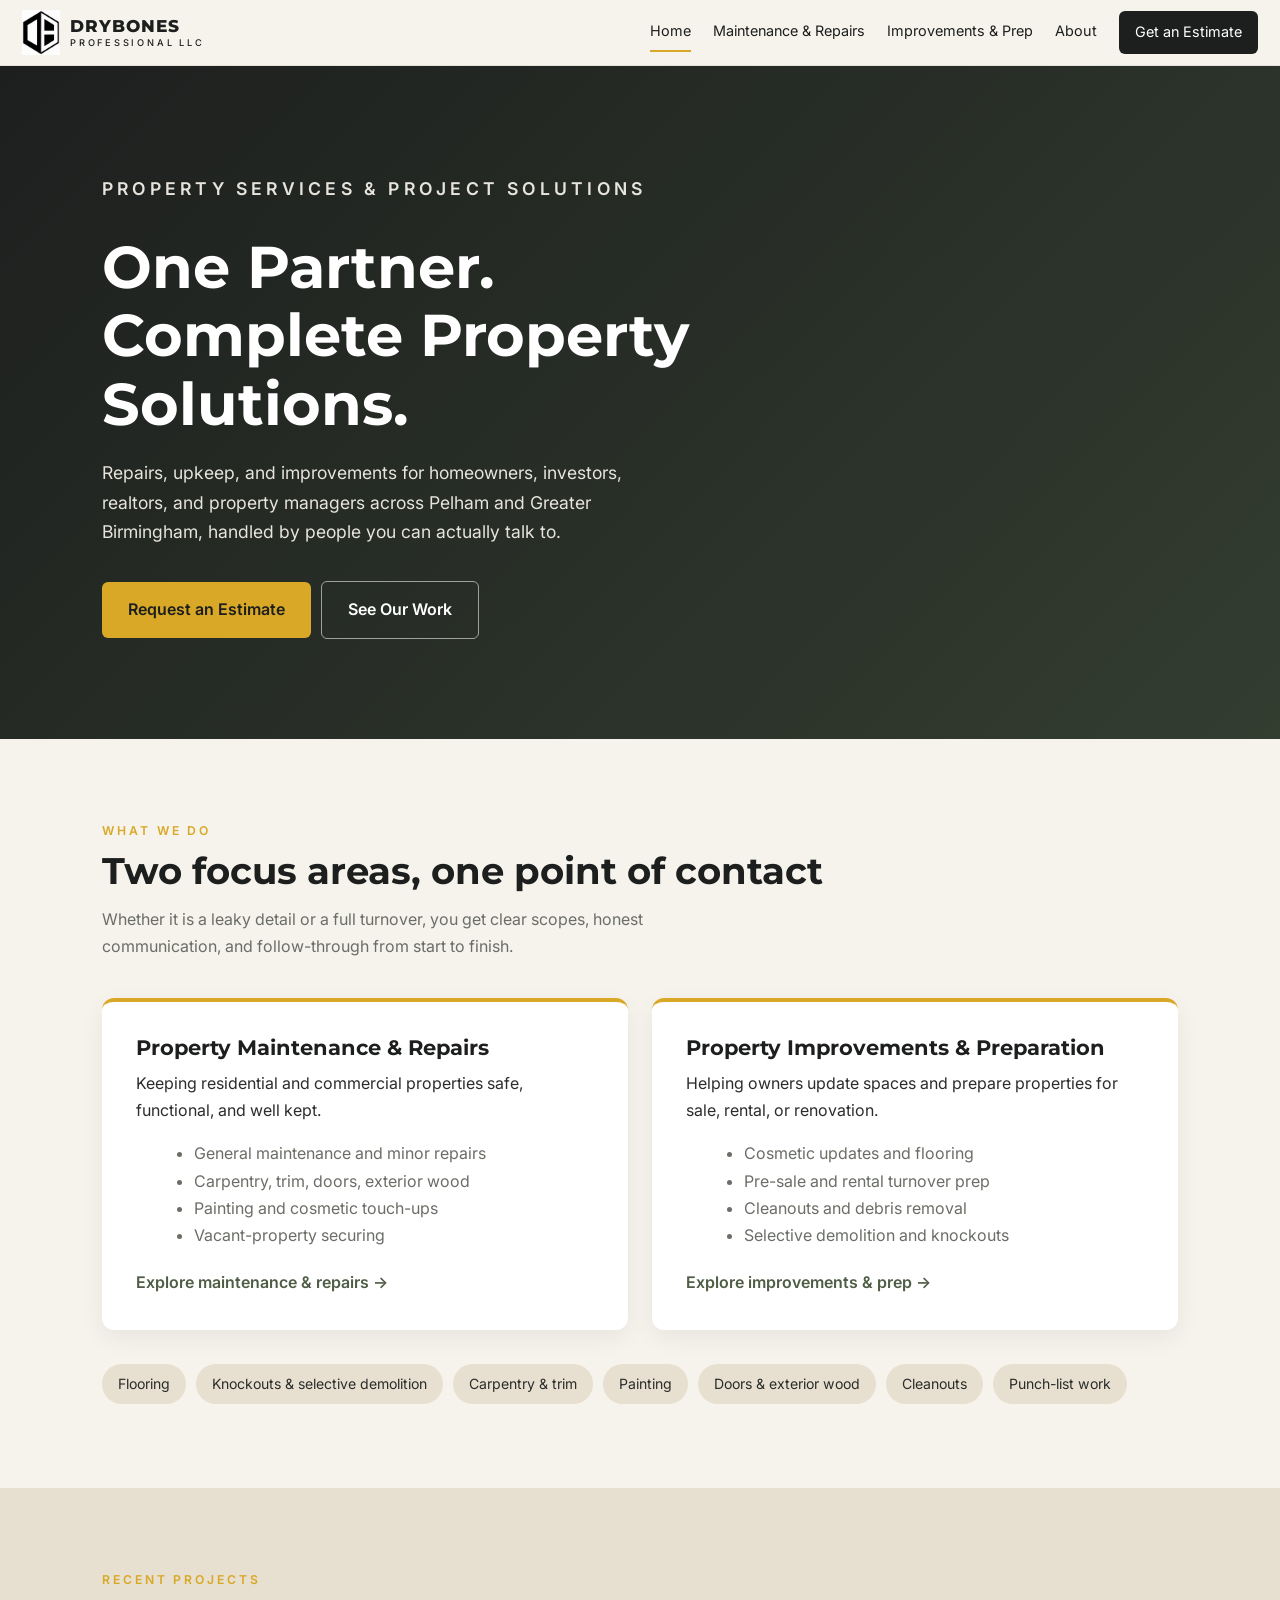
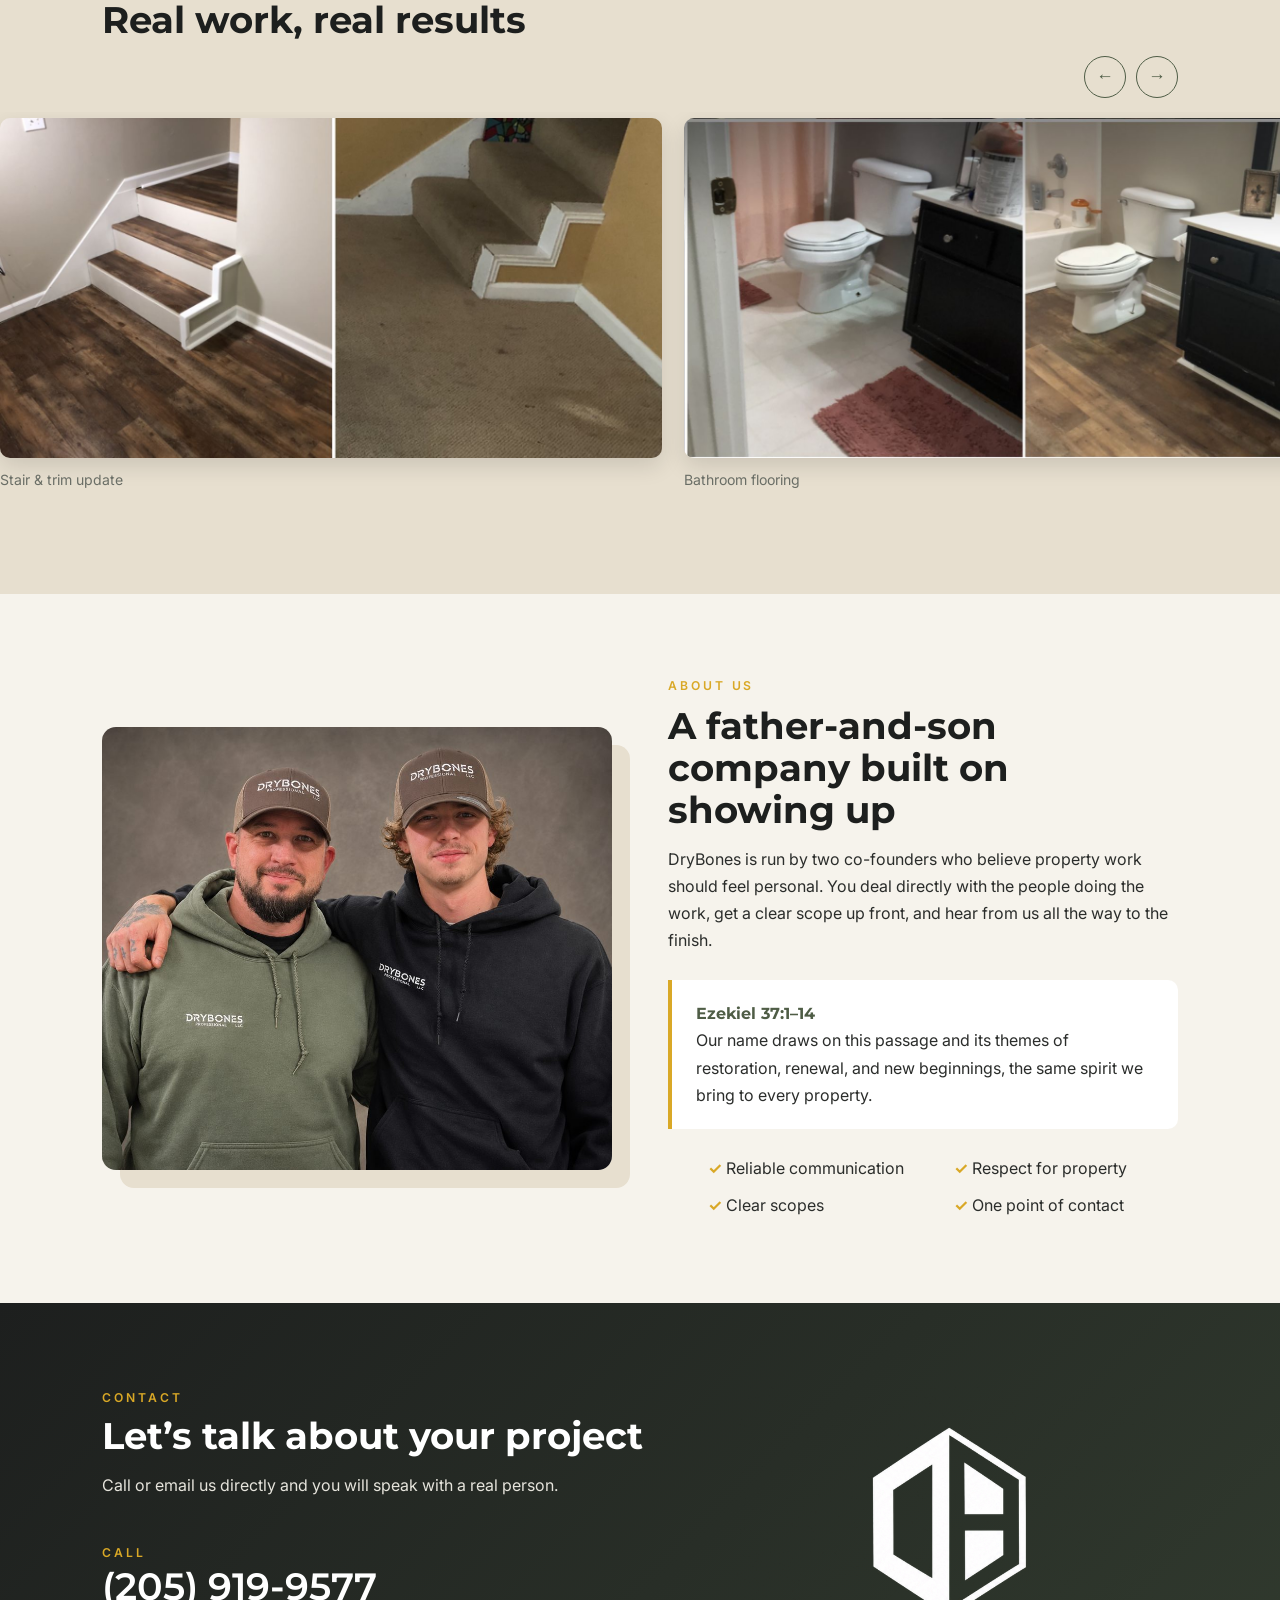
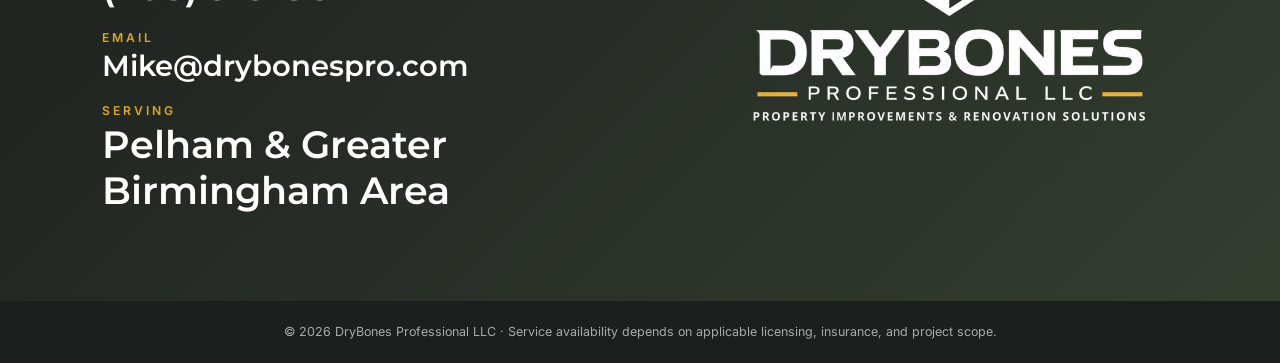
<file: index.html>
<!DOCTYPE html>
<html lang="en">
<head>
<meta charset="utf-8">
<meta name="viewport" content="width=device-width, initial-scale=1">
<title>DryBones Professional LLC | Property Maintenance, Repairs &amp; Improvements</title>
<meta name="description" content="DryBones Professional provides property maintenance, repairs, improvements, and preparation services across Pelham and Greater Birmingham.">
<link rel="icon" href="images/db-monogram.png">
<link rel="preconnect" href="https://fonts.googleapis.com"><link rel="preconnect" href="https://fonts.gstatic.com" crossorigin>
<link href="https://fonts.googleapis.com/css2?family=Inter:wght@400;500;600&family=Montserrat:wght@600;800&display=swap" rel="stylesheet">
<link rel="stylesheet" href="css/styles.css">
</head>
<body>
<header class="nav">
  <a class="brand" href="index.html"><img src="images/db-monogram.png" alt=""><span>DRYBONES<small>Professional LLC</small></span></a>
  <nav>
    <a href="index.html" aria-current="page">Home</a>
    <a href="maintenance.html">Maintenance &amp; Repairs</a>
    <a href="improvements.html">Improvements &amp; Prep</a>
    <a href="index.html#about">About</a>
    <a class="cta" href="#contact">Get an Estimate</a>
  </nav>
</header>

<section class="hero">
  <div class="wrap fade">
    <p class="eyebrow">Property Services &amp; Project Solutions</p>
    <h1>One Partner. Complete Property Solutions.</h1>
    <p>Repairs, upkeep, and improvements for homeowners, investors, realtors, and property managers across Pelham and Greater Birmingham, handled by people you can actually talk to.</p>
    <a class="btn gold" href="#contact">Request an Estimate</a><a class="btn line" href="#work">See Our Work</a>
  </div>
</section>

<section id="services">
  <div class="wrap">
    <div class="fade">
      <p class="eyebrow">What We Do</p>
      <h2>Two focus areas, one point of contact</h2>
      <p class="lead">Whether it is a leaky detail or a full turnover, you get clear scopes, honest communication, and follow-through from start to finish.</p>
    </div>
    <div class="cards">
      <article class="card fade">
        <h3>Property Maintenance &amp; Repairs</h3>
        <p>Keeping residential and commercial properties safe, functional, and well kept.</p>
        <ul><li>General maintenance and minor repairs</li><li>Carpentry, trim, doors, exterior wood</li><li>Painting and cosmetic touch-ups</li><li>Vacant-property securing</li></ul>
        <a href="maintenance.html">Explore maintenance &amp; repairs &rarr;</a>
      </article>
      <article class="card fade">
        <h3>Property Improvements &amp; Preparation</h3>
        <p>Helping owners update spaces and prepare properties for sale, rental, or renovation.</p>
        <ul><li>Cosmetic updates and flooring</li><li>Pre-sale and rental turnover prep</li><li>Cleanouts and debris removal</li><li>Selective demolition and knockouts</li></ul>
        <a href="improvements.html">Explore improvements &amp; prep &rarr;</a>
      </article>
    </div>
    <div class="chips fade"><span>Flooring</span><span>Knockouts &amp; selective demolition</span><span>Carpentry &amp; trim</span><span>Painting</span><span>Doors &amp; exterior wood</span><span>Cleanouts</span><span>Punch-list work</span></div>
  </div>
</section>

<section id="work" class="work">
  <div class="wrap fade">
    <p class="eyebrow">Recent Projects</p>
    <h2>Real work, real results</h2>
    <div class="arrows"><button data-dir="-1" aria-label="Scroll left">&larr;</button><button data-dir="1" aria-label="Scroll right">&rarr;</button></div>
  </div>
  <div class="strip">
    <figure><img src="images/stairs-before-after.jpg" alt="Staircase and trim before and after new flooring" loading="lazy"><figcaption>Stair &amp; trim update</figcaption></figure>
    <figure><img src="images/bathroom-floor-before-after.jpg" alt="Bathroom before and after new plank flooring" loading="lazy"><figcaption>Bathroom flooring</figcaption></figure>
    <figure><img src="images/door-before-after.jpg" alt="Exterior door with peeling trim, then refinished" loading="lazy"><figcaption>Exterior door &amp; trim refresh</figcaption></figure>
    <figure><img src="images/mirror-before-after.jpg" alt="Bathroom mirror before and after a framed finish" loading="lazy"><figcaption>Mirror framing</figcaption></figure>
  </div>
</section>

<section id="about">
  <div class="wrap about">
    <img class="fade" src="images/cofounders.jpg" alt="The DryBones co-founders, a father and son, in company hats and hoodies" loading="lazy">
    <div class="fade">
      <p class="eyebrow">About Us</p>
      <h2>A father-and-son company built on showing up</h2>
      <p>DryBones is run by two co-founders who believe property work should feel personal. You deal directly with the people doing the work, get a clear scope up front, and hear from us all the way to the finish.</p>
      <div class="verse"><b>Ezekiel 37:1&ndash;14</b>Our name draws on this passage and its themes of restoration, renewal, and new beginnings, the same spirit we bring to every property.</div>
      <ul class="values"><li>Reliable communication</li><li>Respect for property</li><li>Clear scopes</li><li>One point of contact</li></ul>
    </div>
  </div>
</section>

<section id="contact" class="contact">
  <div class="wrap cgrid fade">
    <div>
      <p class="eyebrow">Contact</p>
      <h2>Let&rsquo;s talk about your project</h2>
      <p>Call or email us directly and you will speak with a real person.</p>
      <div class="reach">
        <span>Call</span><a class="big" href="tel:+12059199577">(205) 919-9577</a>
        <span>Email</span><a class="big mail" href="mailto:Mike@drybonespro.com">Mike@drybonespro.com</a>
        <span>Serving</span><p class="big">Pelham &amp; Greater Birmingham Area</p>
      </div>
    </div>
    <img class="clogo" src="images/drybones-logo-light.png" alt="DryBones Professional LLC: Property Improvements &amp; Renovation Solutions" loading="lazy">
  </div>
</section>
<div class="fine">&copy; 2026 DryBones Professional LLC &middot; Service availability depends on applicable licensing, insurance, and project scope.</div>
<script src="js/main.js"></script>
</body>
</html>
</file>
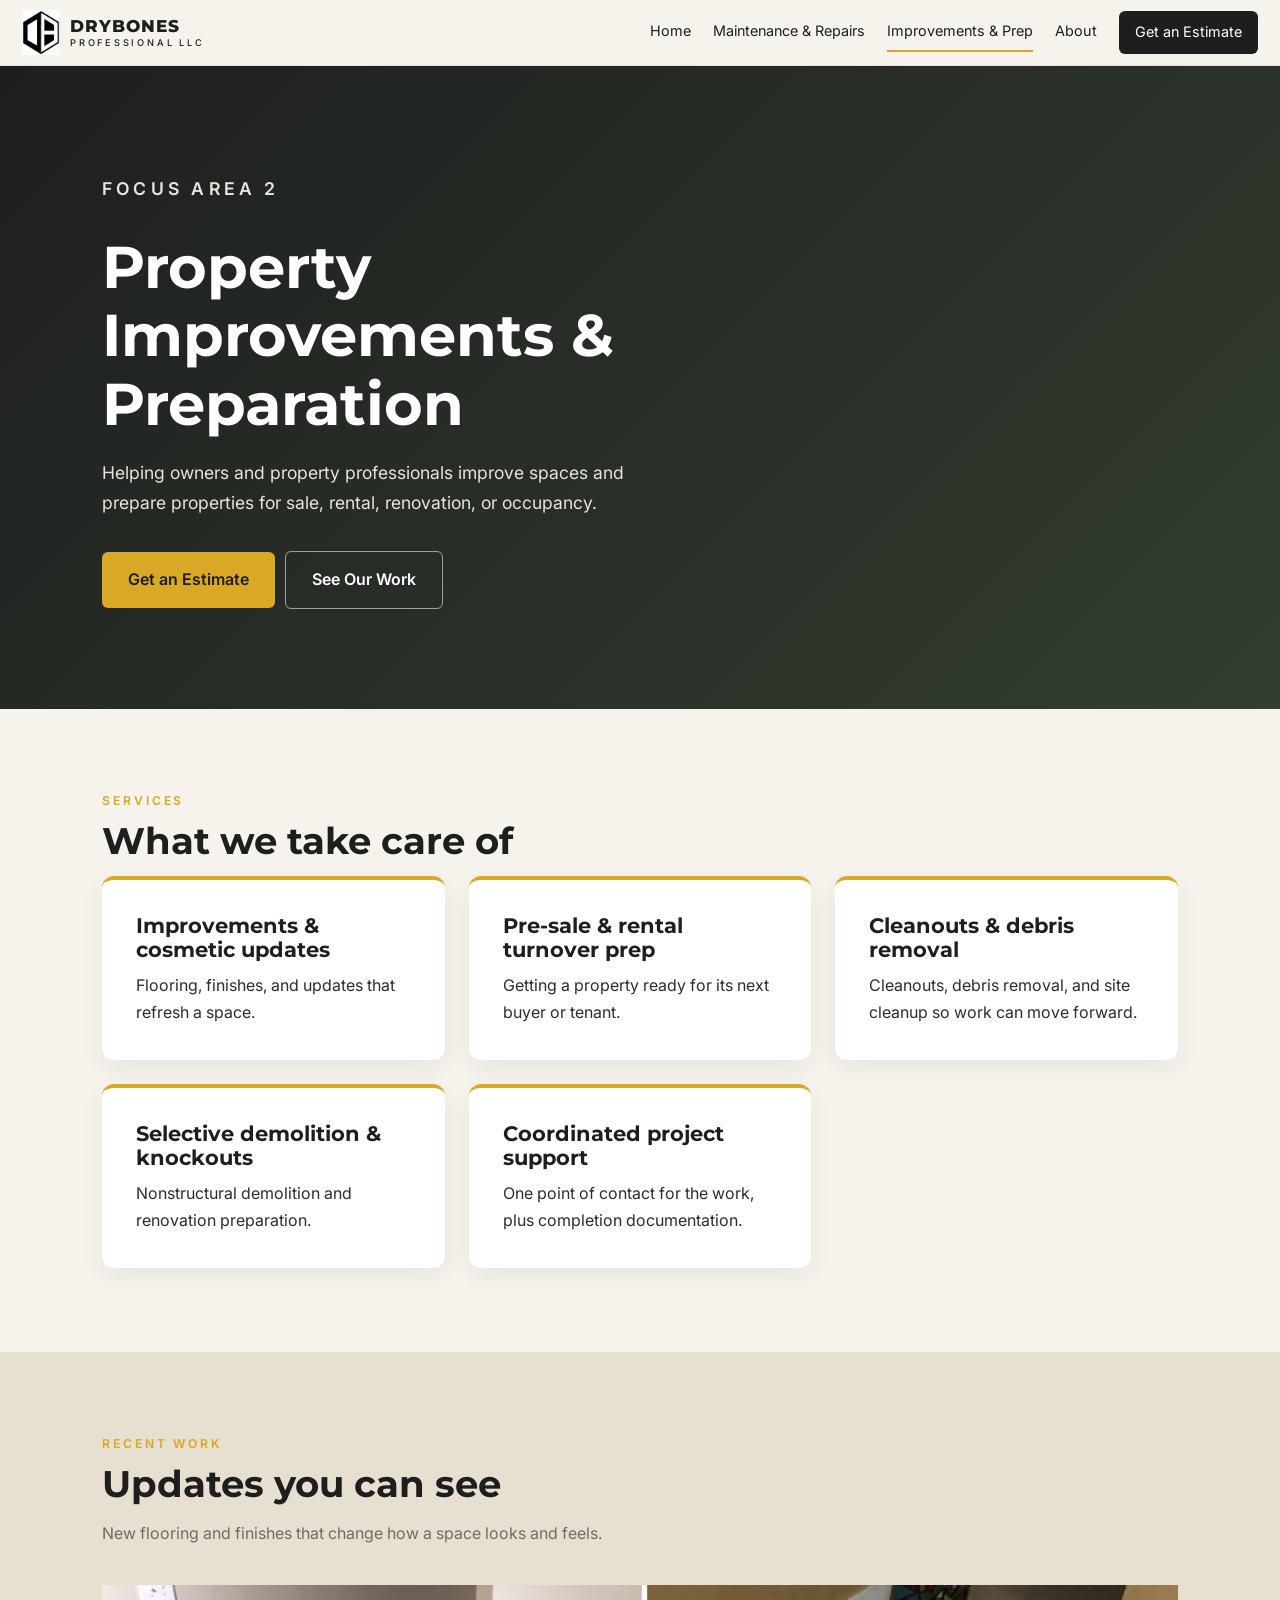
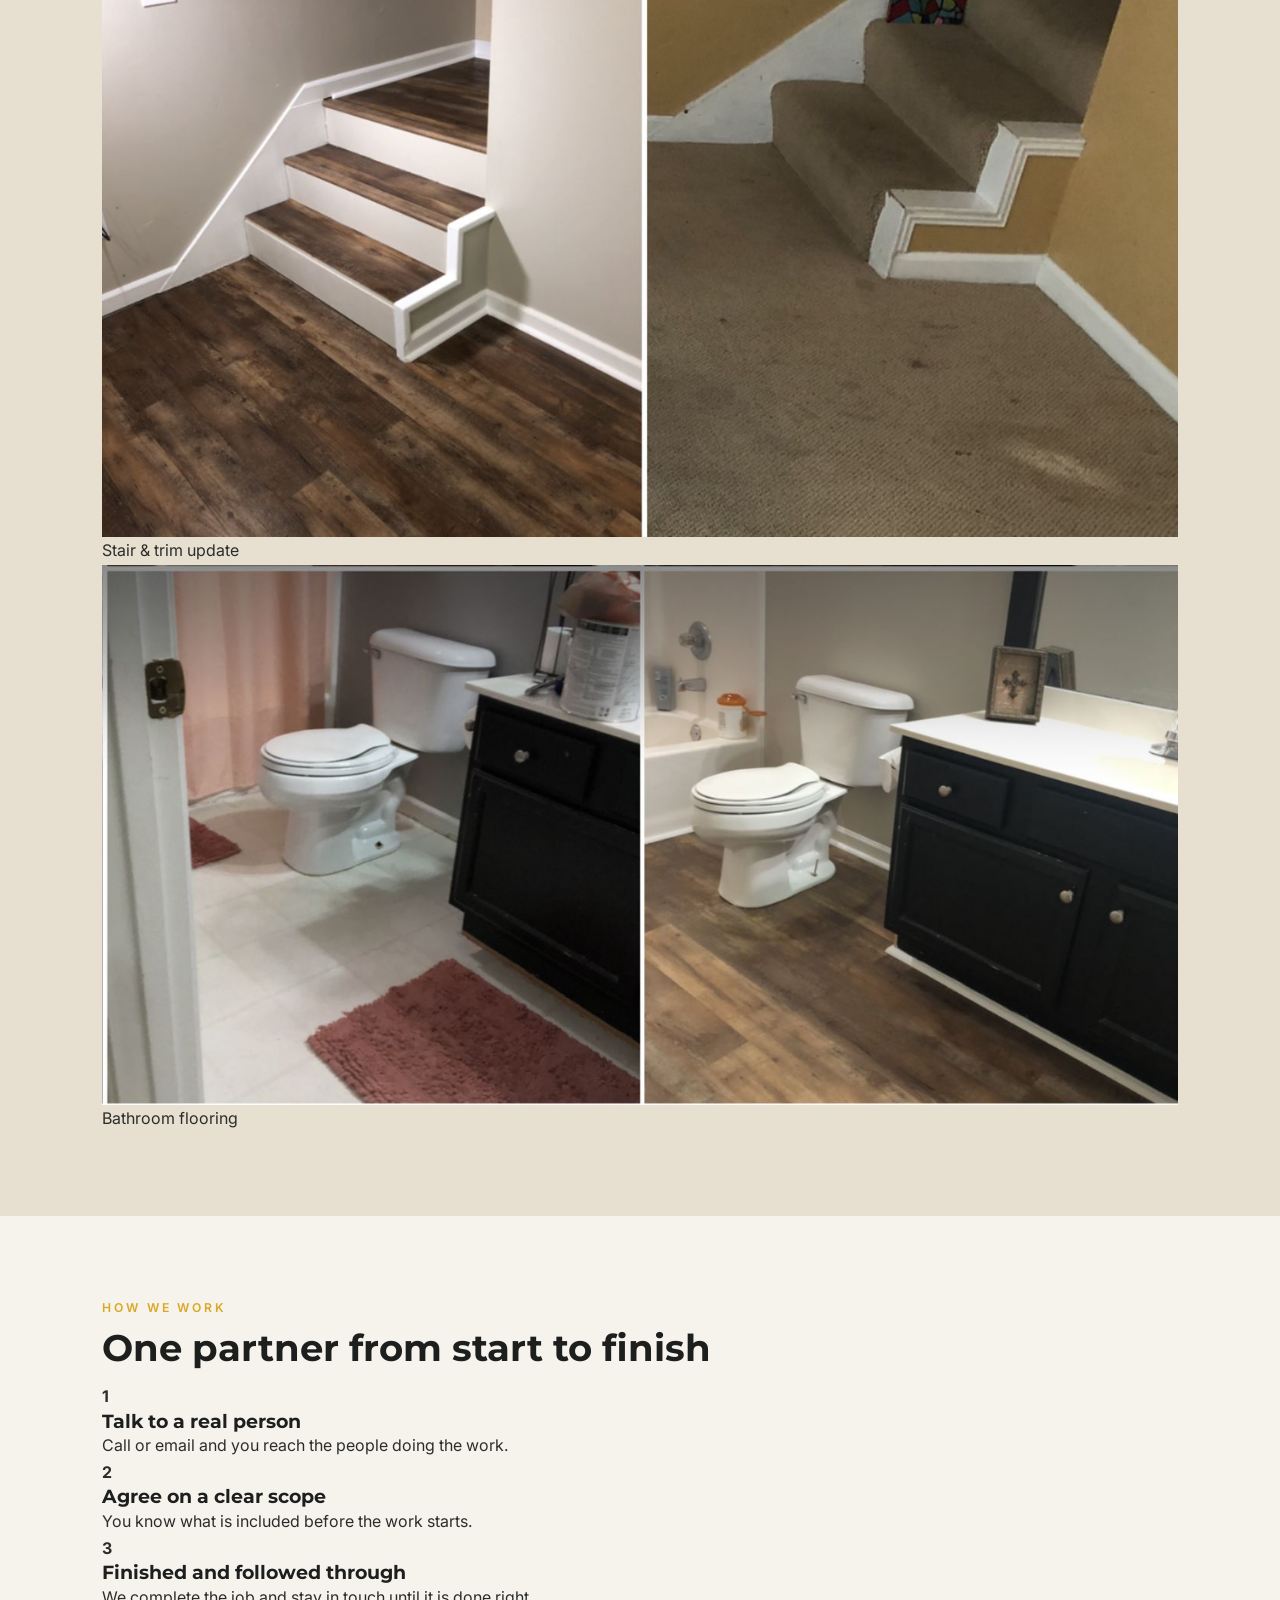
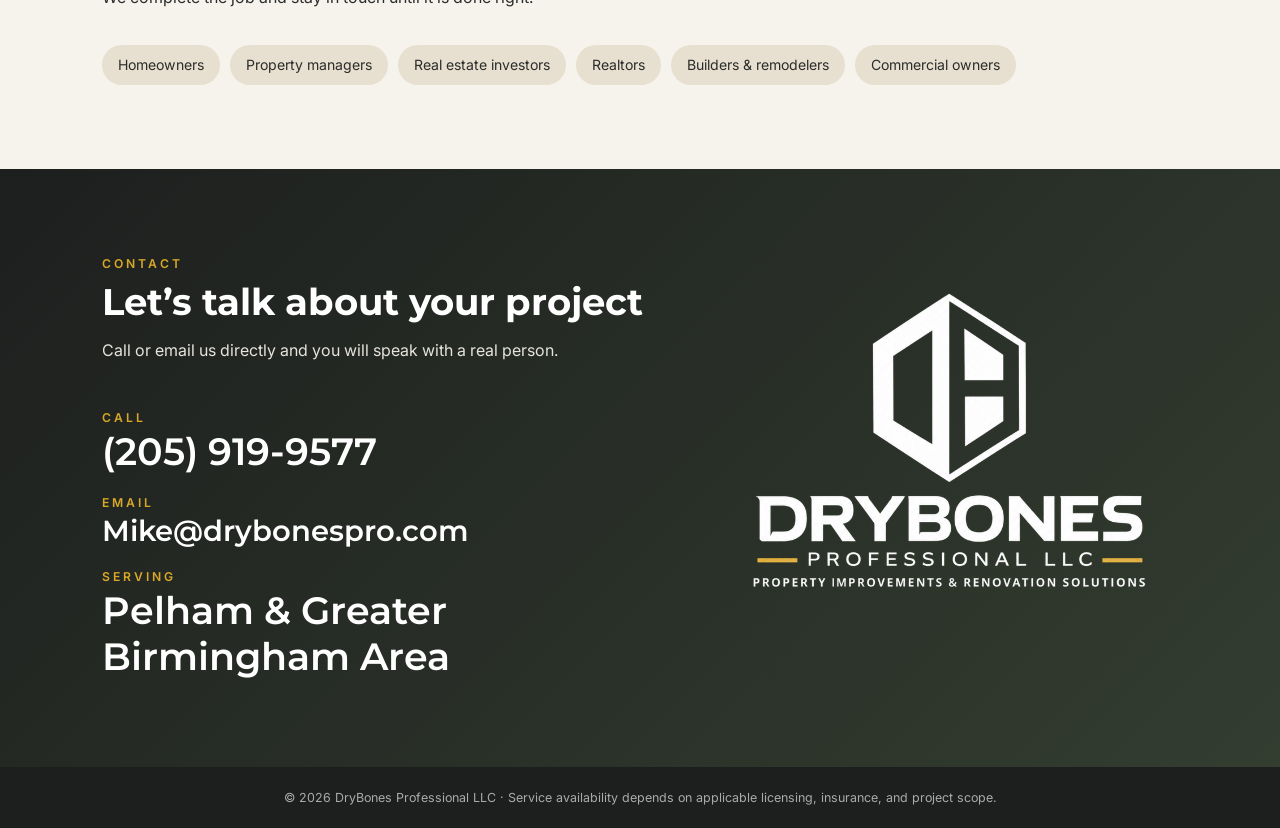
<file: improvements.html>
<!DOCTYPE html>
<html lang="en">
<head>
<meta charset="utf-8">
<meta name="viewport" content="width=device-width, initial-scale=1">
<title>Property Improvements & Preparation | DryBones Professional LLC</title>
<meta name="description" content="Cosmetic updates, flooring, turnover prep, cleanouts, and selective demolition across Pelham and Greater Birmingham.">
<link rel="icon" href="images/db-monogram.png">
<link rel="preconnect" href="https://fonts.googleapis.com"><link rel="preconnect" href="https://fonts.gstatic.com" crossorigin>
<link href="https://fonts.googleapis.com/css2?family=Inter:wght@400;500;600&family=Montserrat:wght@600;800&display=swap" rel="stylesheet">
<link rel="stylesheet" href="css/styles.css">
</head>
<body>
<body>
<header class="nav">
  <a class="brand" href="index.html"><img src="images/db-monogram.png" alt=""><span>DRYBONES<small>Professional LLC</small></span></a>
  <nav>
    <a href="index.html">Home</a>
    <a href="maintenance.html">Maintenance &amp; Repairs</a>
    <a href="improvements.html" aria-current="page">Improvements &amp; Prep</a>
    <a href="index.html#about">About</a>
    <a class="cta" href="#contact">Get an Estimate</a>
  </nav>
</header>
<section class="hero phero"><div class="wrap fade">
  <p class="eyebrow">Focus Area 2</p><h1>Property Improvements &amp; Preparation</h1><p>Helping owners and property professionals improve spaces and prepare properties for sale, rental, renovation, or occupancy.</p>
  <a class="btn gold" href="#contact">Get an Estimate</a><a class="btn line" href="index.html#work">See Our Work</a>
</div></section>
<section><div class="wrap">
  <div class="fade"><p class="eyebrow">Services</p><h2>What we take care of</h2></div>
  <div class="cards"><article class="card fade"><h3>Improvements &amp; cosmetic updates</h3><p>Flooring, finishes, and updates that refresh a space.</p></article><article class="card fade"><h3>Pre-sale &amp; rental turnover prep</h3><p>Getting a property ready for its next buyer or tenant.</p></article><article class="card fade"><h3>Cleanouts &amp; debris removal</h3><p>Cleanouts, debris removal, and site cleanup so work can move forward.</p></article><article class="card fade"><h3>Selective demolition &amp; knockouts</h3><p>Nonstructural demolition and renovation preparation.</p></article><article class="card fade"><h3>Coordinated project support</h3><p>One point of contact for the work, plus completion documentation.</p></article></div>
</div></section>
<section class="work"><div class="wrap">
  <div class="fade"><p class="eyebrow">Recent Work</p><h2>Updates you can see</h2><p class="lead">New flooring and finishes that change how a space looks and feels.</p></div>
  <div class="duo"><figure class="fade"><img src="images/stairs-before-after.jpg" alt="Staircase before and after new plank flooring and trim" loading="lazy"><figcaption>Stair &amp; trim update</figcaption></figure><figure class="fade"><img src="images/bathroom-floor-before-after.jpg" alt="Bathroom before and after new plank flooring" loading="lazy"><figcaption>Bathroom flooring</figcaption></figure></div>
</div></section>
<section><div class="wrap">
  <div class="fade"><p class="eyebrow">How We Work</p><h2>One partner from start to finish</h2></div>
  <div class="steps">
    <div class="fade"><b>1</b><h3>Talk to a real person</h3><p>Call or email and you reach the people doing the work.</p></div>
    <div class="fade"><b>2</b><h3>Agree on a clear scope</h3><p>You know what is included before the work starts.</p></div>
    <div class="fade"><b>3</b><h3>Finished and followed through</h3><p>We complete the job and stay in touch until it is done right.</p></div>
  </div>
  <div class="chips fade"><span>Homeowners</span><span>Property managers</span><span>Real estate investors</span><span>Realtors</span><span>Builders &amp; remodelers</span><span>Commercial owners</span></div>
</div></section>
<section id="contact" class="contact">
  <div class="wrap cgrid fade">
    <div>
      <p class="eyebrow">Contact</p>
      <h2>Let&rsquo;s talk about your project</h2>
      <p>Call or email us directly and you will speak with a real person.</p>
      <div class="reach">
        <span>Call</span><a class="big" href="tel:+12059199577">(205) 919-9577</a>
        <span>Email</span><a class="big mail" href="mailto:Mike@drybonespro.com">Mike@drybonespro.com</a>
        <span>Serving</span><p class="big">Pelham &amp; Greater Birmingham Area</p>
      </div>
    </div>
    <img class="clogo" src="images/drybones-logo-light.png" alt="DryBones Professional LLC: Property Improvements &amp; Renovation Solutions" loading="lazy">
  </div>
</section>
<div class="fine">&copy; 2026 DryBones Professional LLC &middot; Service availability depends on applicable licensing, insurance, and project scope.</div>
<script src="js/main.js"></script>
</body>
</html>
</file>
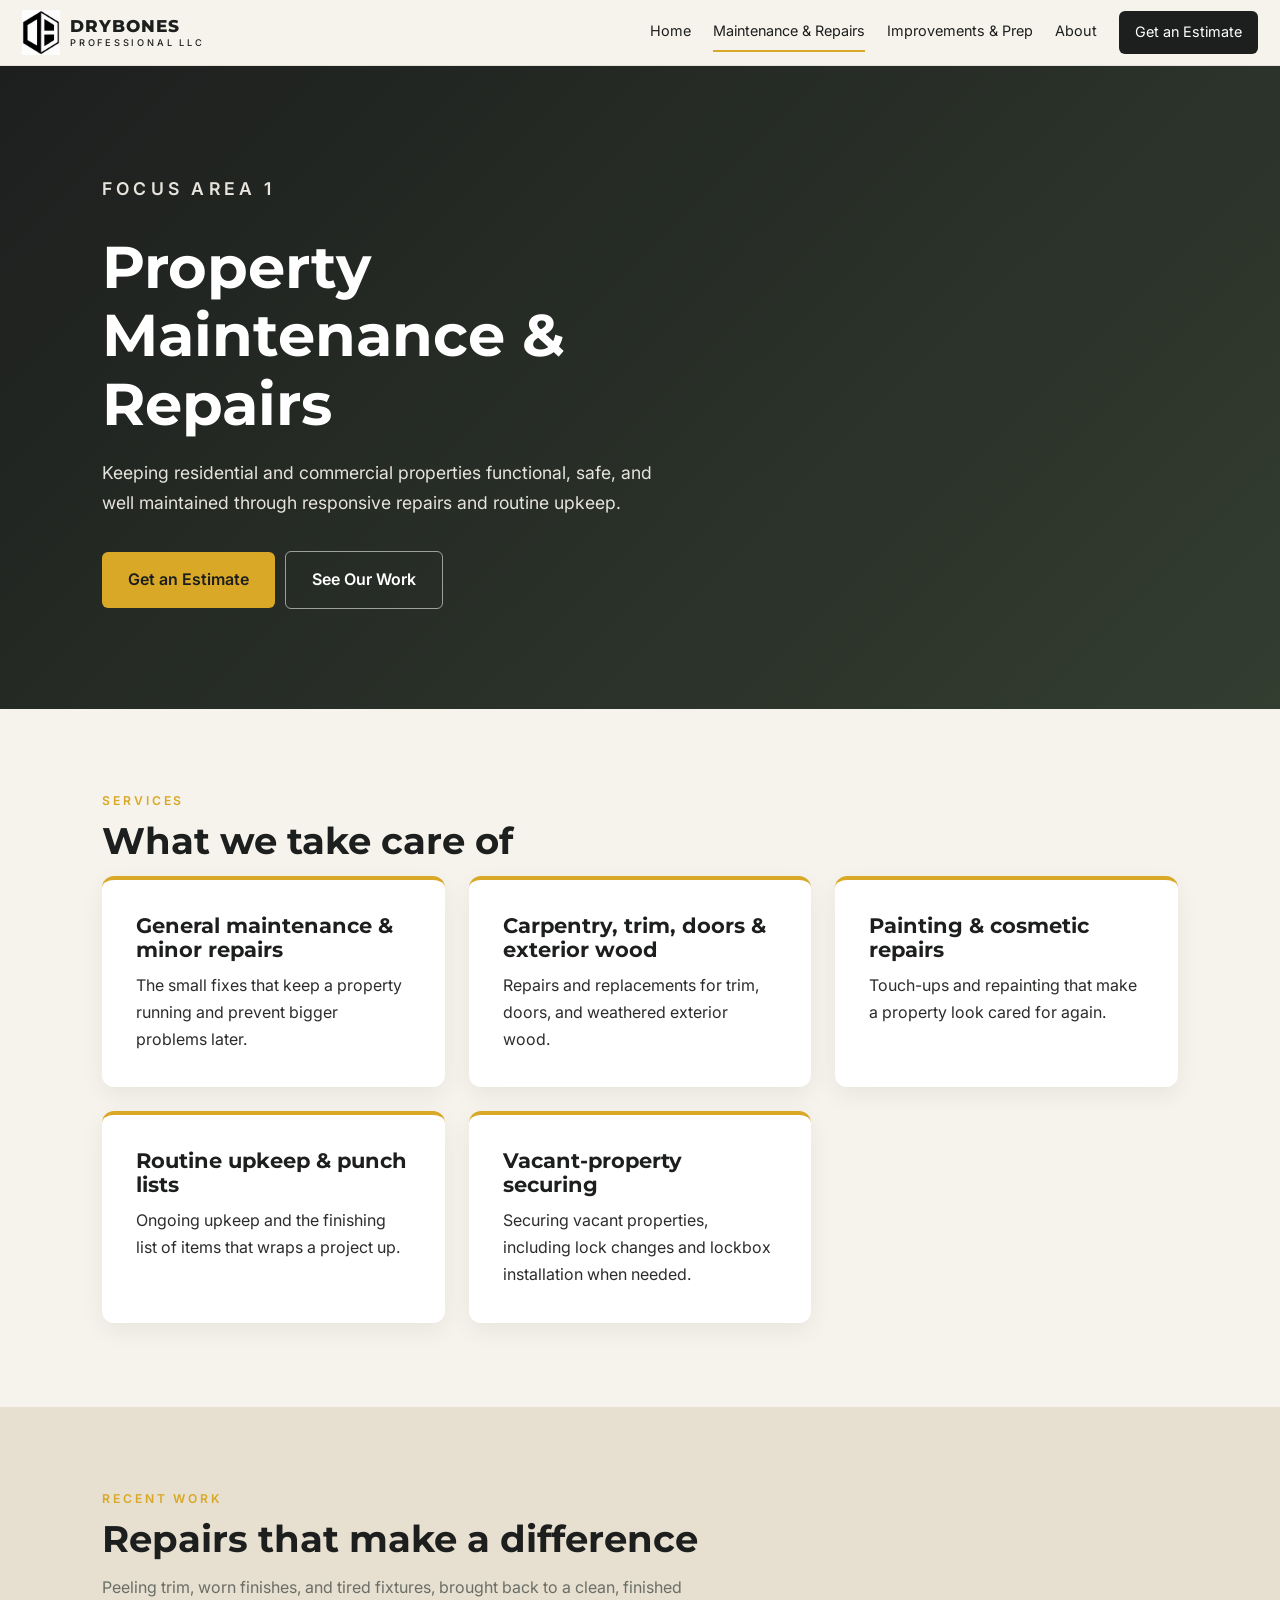
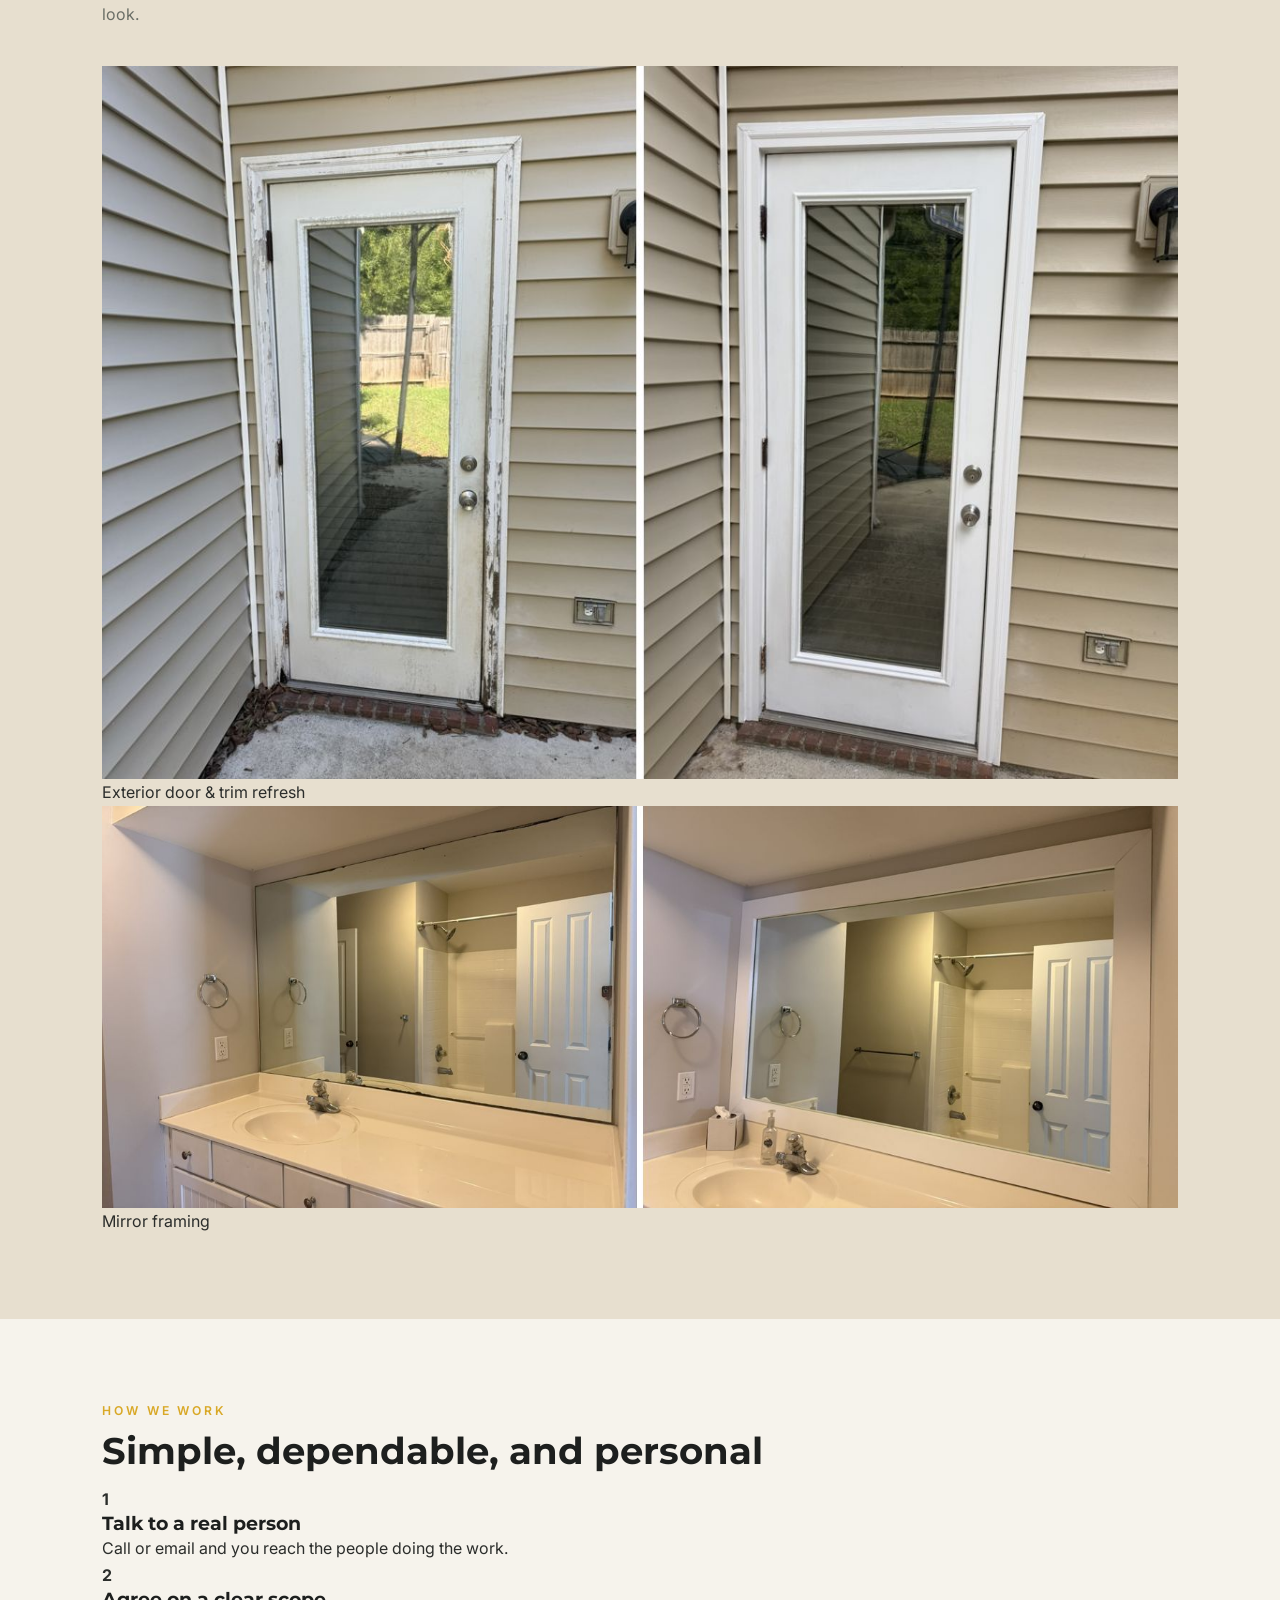
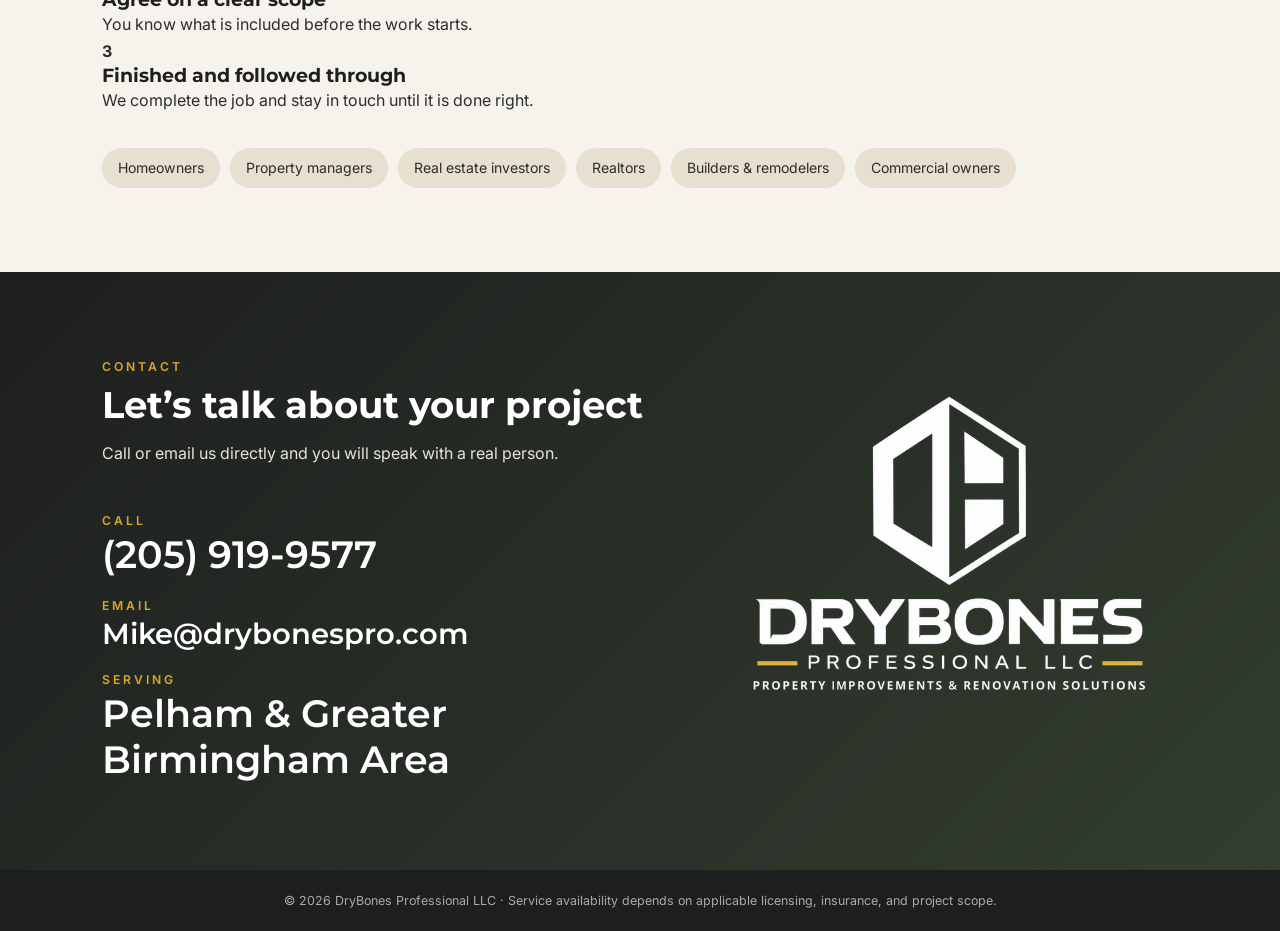
<file: maintenance.html>
<!DOCTYPE html>
<html lang="en">
<head>
<meta charset="utf-8">
<meta name="viewport" content="width=device-width, initial-scale=1">
<title>Property Maintenance & Repairs | DryBones Professional LLC</title>
<meta name="description" content="Responsive repairs and routine upkeep for residential and commercial properties in Pelham and Greater Birmingham.">
<link rel="icon" href="images/db-monogram.png">
<link rel="preconnect" href="https://fonts.googleapis.com"><link rel="preconnect" href="https://fonts.gstatic.com" crossorigin>
<link href="https://fonts.googleapis.com/css2?family=Inter:wght@400;500;600&family=Montserrat:wght@600;800&display=swap" rel="stylesheet">
<link rel="stylesheet" href="css/styles.css">
</head>
<body>
<header class="nav">
  <a class="brand" href="index.html"><img src="images/db-monogram.png" alt=""><span>DRYBONES<small>Professional LLC</small></span></a>
  <nav>
    <a href="index.html">Home</a>
    <a href="maintenance.html" aria-current="page">Maintenance &amp; Repairs</a>
    <a href="improvements.html">Improvements &amp; Prep</a>
    <a href="index.html#about">About</a>
    <a class="cta" href="#contact">Get an Estimate</a>
  </nav>
</header>
<section class="hero phero"><div class="wrap fade">
  <p class="eyebrow">Focus Area 1</p><h1>Property Maintenance &amp; Repairs</h1><p>Keeping residential and commercial properties functional, safe, and well maintained through responsive repairs and routine upkeep.</p>
  <a class="btn gold" href="#contact">Get an Estimate</a><a class="btn line" href="index.html#work">See Our Work</a>
</div></section>
<section><div class="wrap">
  <div class="fade"><p class="eyebrow">Services</p><h2>What we take care of</h2></div>
  <div class="cards"><article class="card fade"><h3>General maintenance &amp; minor repairs</h3><p>The small fixes that keep a property running and prevent bigger problems later.</p></article><article class="card fade"><h3>Carpentry, trim, doors &amp; exterior wood</h3><p>Repairs and replacements for trim, doors, and weathered exterior wood.</p></article><article class="card fade"><h3>Painting &amp; cosmetic repairs</h3><p>Touch-ups and repainting that make a property look cared for again.</p></article><article class="card fade"><h3>Routine upkeep &amp; punch lists</h3><p>Ongoing upkeep and the finishing list of items that wraps a project up.</p></article><article class="card fade"><h3>Vacant-property securing</h3><p>Securing vacant properties, including lock changes and lockbox installation when needed.</p></article></div>
</div></section>
<section class="work"><div class="wrap">
  <div class="fade"><p class="eyebrow">Recent Work</p><h2>Repairs that make a difference</h2><p class="lead">Peeling trim, worn finishes, and tired fixtures, brought back to a clean, finished look.</p></div>
  <div class="duo"><figure class="fade"><img src="images/door-before-after.jpg" alt="Exterior door with peeling trim before and refinished after" loading="lazy"><figcaption>Exterior door &amp; trim refresh</figcaption></figure><figure class="fade"><img src="images/mirror-before-after.jpg" alt="Bathroom mirror before and after a framed finish" loading="lazy"><figcaption>Mirror framing</figcaption></figure></div>
</div></section>
<section><div class="wrap">
  <div class="fade"><p class="eyebrow">How We Work</p><h2>Simple, dependable, and personal</h2></div>
  <div class="steps">
    <div class="fade"><b>1</b><h3>Talk to a real person</h3><p>Call or email and you reach the people doing the work.</p></div>
    <div class="fade"><b>2</b><h3>Agree on a clear scope</h3><p>You know what is included before the work starts.</p></div>
    <div class="fade"><b>3</b><h3>Finished and followed through</h3><p>We complete the job and stay in touch until it is done right.</p></div>
  </div>
  <div class="chips fade"><span>Homeowners</span><span>Property managers</span><span>Real estate investors</span><span>Realtors</span><span>Builders &amp; remodelers</span><span>Commercial owners</span></div>
</div></section>
<section id="contact" class="contact">
  <div class="wrap cgrid fade">
    <div>
      <p class="eyebrow">Contact</p>
      <h2>Let&rsquo;s talk about your project</h2>
      <p>Call or email us directly and you will speak with a real person.</p>
      <div class="reach">
        <span>Call</span><a class="big" href="tel:+12059199577">(205) 919-9577</a>
        <span>Email</span><a class="big mail" href="mailto:Mike@drybonespro.com">Mike@drybonespro.com</a>
        <span>Serving</span><p class="big">Pelham &amp; Greater Birmingham Area</p>
      </div>
    </div>
    <img class="clogo" src="images/drybones-logo-light.png" alt="DryBones Professional LLC: Property Improvements &amp; Renovation Solutions" loading="lazy">
  </div>
</section>
<div class="fine">&copy; 2026 DryBones Professional LLC &middot; Service availability depends on applicable licensing, insurance, and project scope.</div>
<script src="js/main.js"></script>
</body>
</html>
</file>
<file: css/styles.css>
:root{--ink:#1d1f1e;--stone:#f6f3ec;--sand:#e7dfcf;--gold:#d9a826;--olive:#4f5d46;--olive-d:#333d30;--text:#2b2d2b;--muted:#6a6e66}
*{box-sizing:border-box;margin:0}
html{scroll-behavior:smooth;scroll-padding-top:76px}
body{font:16px/1.7 'Inter',system-ui,sans-serif;color:var(--text);background:var(--stone)}
h1,h2,h3{font-family:'Montserrat','Inter',sans-serif;line-height:1.15;color:var(--ink)}
img{max-width:100%;display:block}
.wrap{max-width:1120px;margin:auto;padding:0 22px}
section{padding:84px 0}
h2{font-size:clamp(1.7rem,3.4vw,2.3rem);margin-bottom:14px}
.lead{max-width:60ch;color:var(--muted);margin-bottom:38px}
.eyebrow{color:var(--gold);font:600 .76rem 'Inter',sans-serif;letter-spacing:.24em;text-transform:uppercase;margin-bottom:12px}
/* nav */
.nav{position:sticky;top:0;z-index:20;display:flex;justify-content:space-between;align-items:center;gap:16px;padding:10px 22px;background:rgba(246,243,236,.93);backdrop-filter:blur(8px);border-bottom:1px solid rgba(0,0,0,.07)}
.brand{display:flex;align-items:center;gap:10px;text-decoration:none;color:var(--ink);font:800 1.05rem/1 'Montserrat',sans-serif;letter-spacing:.06em}
.brand img{width:38px}
.brand small{display:block;margin-top:4px;font:500 .58rem/1 'Inter',sans-serif;letter-spacing:.3em;text-transform:uppercase}
.nav nav{display:flex;align-items:center;gap:22px;overflow-x:auto}
.nav nav a{color:var(--ink);text-decoration:none;font-size:.9rem;white-space:nowrap;padding:6px 0;border-bottom:2px solid transparent;transition:border-color .3s}
.nav nav a:hover,.nav nav a[aria-current]{border-color:var(--gold)}
.nav .cta{background:var(--ink);color:#fff;padding:9px 16px;border-radius:6px;border:0;transition:background .3s}
.nav .cta:hover{background:var(--olive-d)}
/* buttons */
.btn{display:inline-block;padding:14px 26px;border-radius:6px;font-weight:600;text-decoration:none;transition:transform .3s,background .3s}
.btn:hover{transform:translateY(-2px)}
.gold{background:var(--gold);color:var(--ink)}
.line{border:1.5px solid rgba(255,255,255,.55);color:#fff;margin-left:10px}
/* hero */
.hero{background:linear-gradient(135deg,var(--ink),var(--olive-d));color:#fff;padding:112px 0 100px}
.hero h1{color:#fff;font-size:clamp(2.3rem,5.4vw,3.7rem);max-width:15ch;margin-bottom:20px}
.hero p{max-width:52ch;margin-bottom:34px;color:#e6e4dc;font-size:1.1rem}
/* service cards */
.cards{display:grid;grid-template-columns:repeat(auto-fit,minmax(300px,1fr));gap:24px}
.card{background:#fff;border-radius:12px;padding:34px;border-top:4px solid var(--gold);box-shadow:0 8px 24px rgba(0,0,0,.06);transition:transform .35s,box-shadow .35s}
.card:hover{transform:translateY(-4px);box-shadow:0 14px 30px rgba(0,0,0,.1)}
.card h3{font-size:1.3rem;margin-bottom:10px}
.card ul{margin:16px 0 20px 18px;color:var(--muted)}
.card a{color:var(--olive);font-weight:600;text-decoration:none}
.chips{display:flex;flex-wrap:wrap;gap:10px;margin-top:34px}
.chips span{background:var(--sand);padding:8px 16px;border-radius:999px;font-size:.88rem}
/* work strip */
.work{background:var(--sand)}
.strip-wrap{position:relative}
.strip{display:flex;gap:22px;overflow-x:auto;scroll-snap-type:x mandatory;padding:6px 22px 18px;scrollbar-width:thin}
.strip figure{flex:0 0 auto;scroll-snap-align:start}
.strip img{height:340px;width:auto;border-radius:10px;box-shadow:0 8px 22px rgba(0,0,0,.12)}
.strip figcaption{margin-top:10px;font-size:.88rem;color:var(--muted)}
.arrows{display:flex;gap:10px;justify-content:flex-end;margin-bottom:14px}
.arrows button{width:42px;height:42px;border-radius:50%;border:1.5px solid var(--olive);background:transparent;color:var(--olive);font-size:1.1rem;cursor:pointer;transition:background .3s,color .3s}
.arrows button:hover{background:var(--olive);color:#fff}
/* about */
.about{display:grid;grid-template-columns:1fr 1fr;gap:56px;align-items:center}
.about img{border-radius:14px;box-shadow:18px 18px 0 var(--sand)}
.verse{margin:26px 0;padding:20px 24px;border-left:4px solid var(--gold);background:#fff;border-radius:0 10px 10px 0}
.verse b{display:block;font-family:'Montserrat',sans-serif;color:var(--olive)}
.values{display:grid;grid-template-columns:1fr 1fr;gap:10px 22px;list-style:none;margin-top:8px}
.values li:before{content:"\2713\00a0";color:var(--gold);font-weight:700}
/* contact */
.contact{background:linear-gradient(135deg,var(--ink),var(--olive-d));color:#e6e4dc}
.contact h2{color:#fff}
.cgrid{display:grid;grid-template-columns:1.1fr .9fr;gap:56px;align-items:center}
.contact a{color:var(--gold);text-decoration:none}
.contact p{margin-bottom:10px}
.fine{background:var(--ink);color:#aaa;font-size:.78rem;padding:20px 0;text-align:center}
.reach{margin-top:30px;display:grid;gap:4px}
.reach span{color:var(--gold);font:600 .76rem 'Inter',sans-serif;letter-spacing:.24em;text-transform:uppercase;margin-top:16px}
.big{font:600 clamp(1.5rem,3.6vw,2.4rem)/1.2 'Montserrat',sans-serif;color:#fff!important;margin:0!important;word-break:break-word}
.big.mail{font-size:clamp(1.15rem,2.8vw,1.8rem)}
.reach a.big{transition:color .3s}.reach a.big:hover{color:var(--gold)!important}
.clogo{width:100%;max-width:430px;justify-self:center}
/* motion: slow, subtle */
.fade{opacity:0;transform:translateY(14px);transition:opacity .9s ease,transform .9s ease}
.fade.in{opacity:1;transform:none}
@media(prefers-reduced-motion:reduce){*{transition:none!important;scroll-behavior:auto!important}.fade{opacity:1;transform:none}}
@media(max-width:800px){.about,.cgrid{grid-template-columns:1fr}.about img{box-shadow:10px 10px 0 var(--sand)}.brand small{display:none}.strip img{height:260px}section{padding:60px 0}}
</file>
